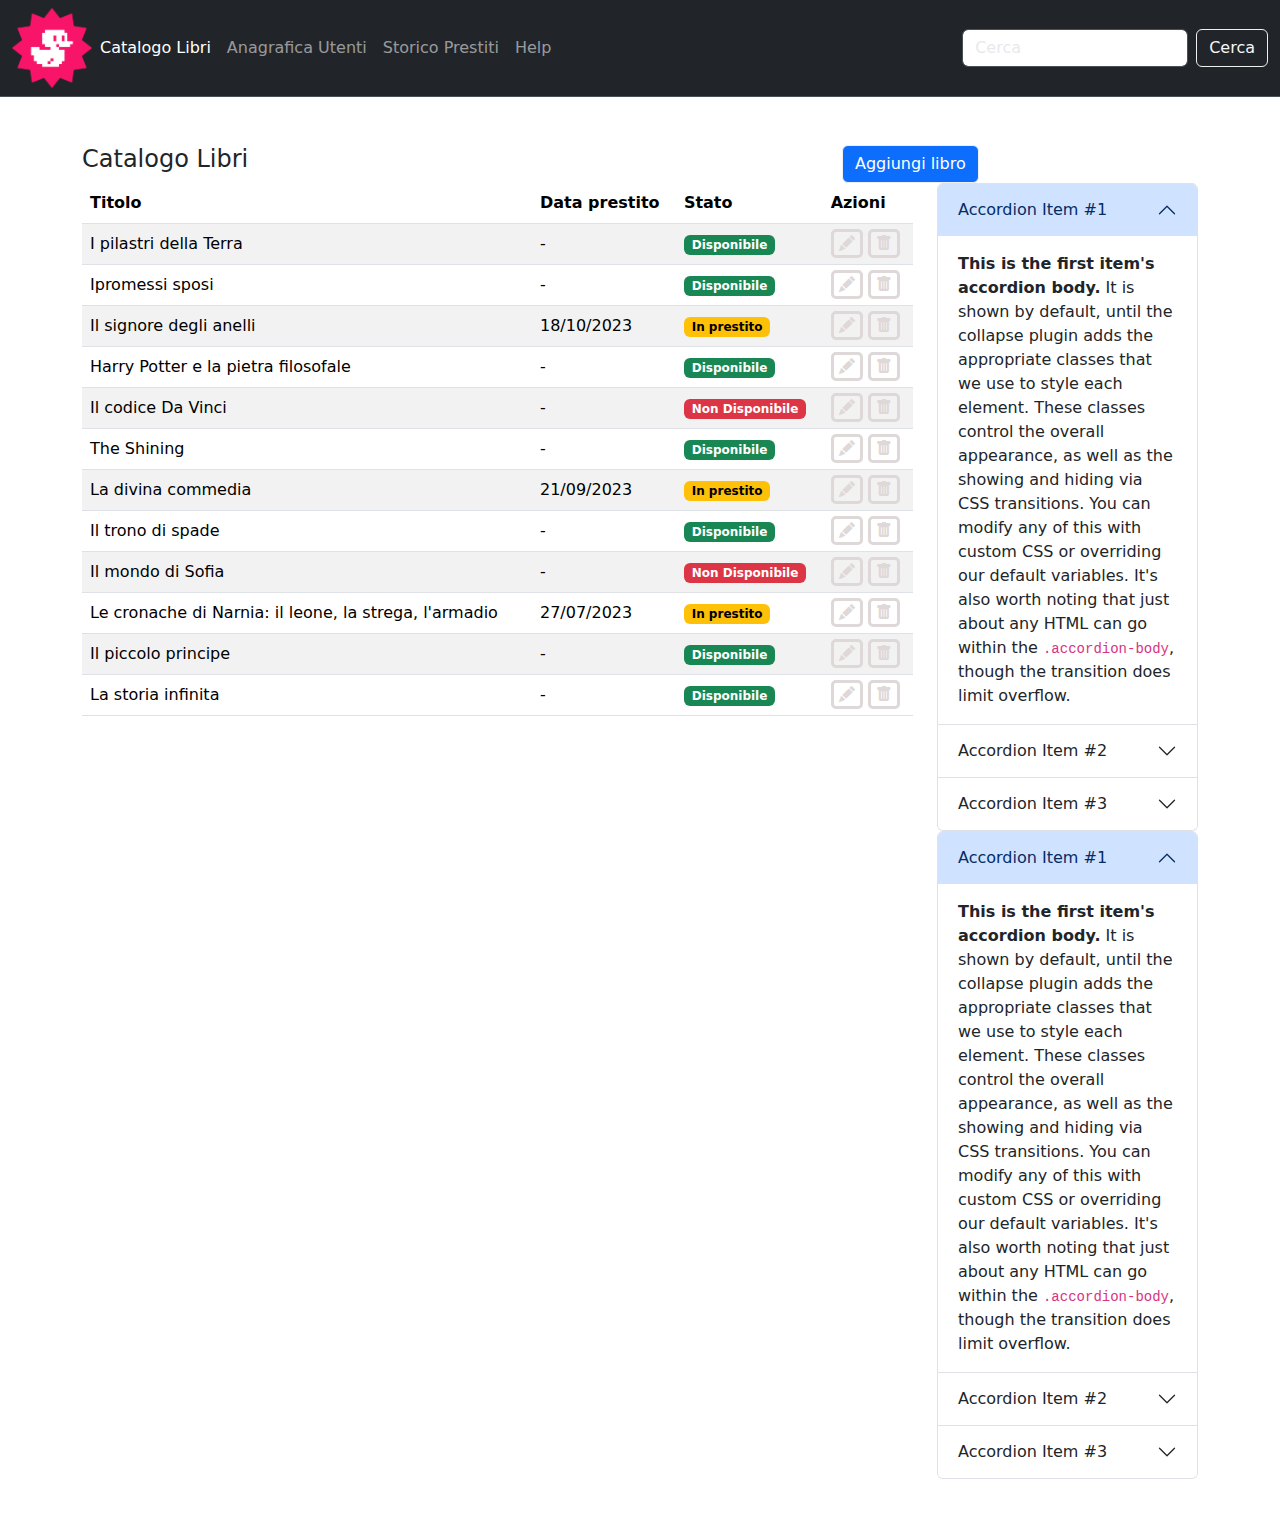
<file: index.html>
<!DOCTYPE html>
<html lang="en">
<head>
    <meta charset="UTF-8">
    <meta name="viewport" content="width=device-width, initial-scale=1.0">
    <title>Bootstrap5</title>
    <link href="https://cdn.jsdelivr.net/npm/bootstrap@5.3.3/dist/css/bootstrap.min.css" rel="stylesheet" integrity="sha384-QWTKZyjpPEjISv5WaRU9OFeRpok6YctnYmDr5pNlyT2bRjXh0JMhjY6hW+ALEwIH" crossorigin="anonymous">
    <link rel="stylesheet" href="https://cdn.jsdelivr.net/npm/bootstrap-icons@1.11.3/font/bootstrap-icons.min.css">
    <link rel="stylesheet" href="./app.css">
</head>
<body>
            <!-- navbar  -->

    <nav  class="navbar navbar-expand-lg bg-dark border-bottom border-body" data-bs-theme="dark" >
        <div class="container-fluid">
            <img src="./img/duck.png" alt="Bootstrap" width="80rem">
          <button class="navbar-toggler" type="button" data-bs-toggle="collapse" data-bs-target="#navbarSupportedContent" aria-controls="navbarSupportedContent" aria-expanded="false" aria-label="Toggle navigation">
            <span class="navbar-toggler-icon"></span>
          </button>
          <div class="collapse navbar-collapse" id="navbarSupportedContent">
            <ul class="navbar-nav me-auto mb-2 mb-lg-0">
              <li class="nav-item">
                <a class="nav-link active" aria-current="page" href="./index.html">Catalogo Libri</a>
              </li>
              <li class="nav-item">
                <a class="nav-link" href="./contact.html">Anagrafica Utenti</a>
              </li>
              <li class="nav-item">
                <a class="nav-link" href="#">Storico Prestiti</a>
              </li>
              <li class="nav-item">
                <a class="nav-link"  href="#">Help</a>
              </li>
             
            </ul>
            <form class="d-flex" role="search">
              <input class="form-control me-2 " type="search" placeholder="Cerca" aria-label="Search">
              <button  class="btn btn-outline-success " type="submit">Cerca</button>
            </form>
          </div>
        </div>
      </nav>
      <main>
        <div class="container  py-5">
            <div class="row justify-content-between" >
              <div  class="col-4 h4" >
                Catalogo Libri
              </div>
              <div class="col-4"></div>

              <div class="col-4 align-items-end">
                <button type="button"  class="btn btn-primary "  >Aggiungi libro</button>
              </div>
            </div>
            <div class="row">
              <div class="  col-lg-9  ">
                <!-- Table Libri -->
             
                <table class="table table-striped  "> 
                  
                  <thead>
                    <tr>
                      
                      <th  colspan="4">Titolo</th>
                      
                      <th >Data prestito</th>
                      <th >Stato</th>
                      <th >Azioni</th>
                    </tr>
                  </thead>
                  <tbody>
                    <tr>
                      <td colspan="4">I pilastri della Terra</td>
                      <td>-</td>
                      <td><span class="badge text-bg-success">Disponibile</span></td>
                      <td><i class="bi bi-pencil-fill" ></i>
                          <i class="bi bi-trash-fill"></i>
                      </td>
                    </tr>
                    <tr>
                      <td colspan="4">Ipromessi sposi</td>
                      <td>-</td>
                      <td><span class="badge text-bg-success">Disponibile</span></td>
                      <td><i class="bi bi-pencil-fill" ></i>
                          <i class="bi bi-trash-fill"></i>
                      </td>
                    </tr><tr>
                      <td colspan="4">Il signore degli anelli</td>
                      <td>18/10/2023</td>
                      <td ><span class="badge text-bg-warning">In prestito</span></td>
                      <td><i class="bi bi-pencil-fill" ></i>
                          <i class="bi bi-trash-fill"></i>
                      </td>
                    </tr><tr>
                      <td colspan="4">Harry Potter e la pietra filosofale</td>
                      <td>-</td>
                      <td><span class="badge text-bg-success">Disponibile</span></td>
                      <td><i class="bi bi-pencil-fill" ></i>
                          <i class="bi bi-trash-fill"></i>
                      </td>
                    </tr><tr>
                      <td colspan="4">Il codice Da Vinci</td>
                      <td>-</td>
                      <td><span class="badge text-bg-danger">Non Disponibile</span></td>
                      <td><i class="bi bi-pencil-fill" ></i>
                          <i class="bi bi-trash-fill"></i>
                      </td>
                    </tr><tr>
                      <td colspan="4">The Shining</td>
                      <td>-</td>
                      <td><span class="badge text-bg-success">Disponibile</span></td>
                      <td><i class="bi bi-pencil-fill" ></i>
                          <i class="bi bi-trash-fill"></i>
                      </td>
                    </tr><tr>
                      <td colspan="4">La divina commedia</td>
                      <td>21/09/2023</td>
                      <td><span class="badge text-bg-warning">In prestito</span></td>
                      <td><i class="bi bi-pencil-fill" ></i>
                          <i class="bi bi-trash-fill"></i>
                      </td>
                    </tr><tr>
                      <td colspan="4">Il trono di spade</td>
                      <td>-</td>
                      <td><span class="badge text-bg-success">Disponibile</span></td>
                      <td><i class="bi bi-pencil-fill" ></i>
                          <i class="bi bi-trash-fill"></i>
                      </td>
                    </tr><tr>
                      <td colspan="4">Il mondo di Sofia</td>
                      <td>-</td>
                      <td><span class="badge text-bg-danger">Non Disponibile</span></td>
                      <td><i class="bi bi-pencil-fill" ></i>
                          <i class="bi bi-trash-fill"></i>
                      </td>
                    </tr>
                    <tr>
                      <td colspan="4">Le cronache di Narnia: il leone, la strega, l'armadio</td>
                      <td>27/07/2023</td>
                      <td><span class="badge text-bg-warning">In prestito</span></td>
                      <td><i class="bi bi-pencil-fill" ></i>
                          <i class="bi bi-trash-fill"></i>
                      </td>
                    </tr>
                    <tr>
                      <td colspan="4">Il piccolo principe</td>
                      <td>-</td>
                      <td><span class="badge text-bg-success">Disponibile</span></td>
                      <td><i class="bi bi-pencil-fill" ></i>
                          <i class="bi bi-trash-fill"></i>
                      </td>
                    </tr>
                    <tr>
                      <td colspan="4">La storia infinita</td>
                      <td>-</td>
                      <td><span class="badge text-bg-success">Disponibile</span></td>
                      <td><i class="bi bi-pencil-fill" ></i>
                          <i class="bi bi-trash-fill"></i>
                      </td>
                    </tr>
                  </tbody>
                </table>
              </div>
              <div class="col-lg-3 ">
                <div class="accordion" id="accordionExample">
                  <div class="accordion-item">
                    <h2 class="accordion-header">
                      <button class="accordion-button" type="button" data-bs-toggle="collapse" data-bs-target="#collapseOne" aria-expanded="true" aria-controls="collapseOne">
                        Accordion Item #1
                      </button>
                    </h2>
                    <div id="collapseOne" class="accordion-collapse collapse show" data-bs-parent="#accordionExample">
                      <div class="accordion-body">
                        <strong>This is the first item's accordion body.</strong> It is shown by default, until the collapse plugin adds the appropriate classes that we use to style each element. These classes control the overall appearance, as well as the showing and hiding via CSS transitions. You can modify any of this with custom CSS or overriding our default variables. It's also worth noting that just about any HTML can go within the <code>.accordion-body</code>, though the transition does limit overflow.
                      </div>
                    </div>
                  </div>
                  <div class="accordion-item">
                    <h2 class="accordion-header">
                      <button class="accordion-button collapsed" type="button" data-bs-toggle="collapse" data-bs-target="#collapseTwo" aria-expanded="false" aria-controls="collapseTwo">
                        Accordion Item #2
                      </button>
                    </h2>
                    <div id="collapseTwo" class="accordion-collapse collapse" data-bs-parent="#accordionExample">
                      <div class="accordion-body">
                        <strong>This is the second item's accordion body.</strong> It is hidden by default, until the collapse plugin adds the appropriate classes that we use to style each element. These classes control the overall appearance, as well as the showing and hiding via CSS transitions. You can modify any of this with custom CSS or overriding our default variables. It's also worth noting that just about any HTML can go within the <code>.accordion-body</code>, though the transition does limit overflow.
                      </div>
                    </div>
                  </div>
                  <div class="accordion-item">
                    <h2 class="accordion-header">
                      <button class="accordion-button collapsed" type="button" data-bs-toggle="collapse" data-bs-target="#collapseThree" aria-expanded="false" aria-controls="collapseThree">
                        Accordion Item #3
                      </button>
                    </h2>
                    <div id="collapseThree" class="accordion-collapse collapse" data-bs-parent="#accordionExample">
                      <div class="accordion-body">
                        <strong>This is the third item's accordion body.</strong> It is hidden by default, until the collapse plugin adds the appropriate classes that we use to style each element. These classes control the overall appearance, as well as the showing and hiding via CSS transitions. You can modify any of this with custom CSS or overriding our default variables. It's also worth noting that just about any HTML can go within the <code>.accordion-body</code>, though the transition does limit overflow.
                      </div>
                    </div>
                  </div>
                </div>
                <div class="accordion" id="accordionExample">
                  <div class="accordion-item">
                    <h2 class="accordion-header">
                      <button class="accordion-button" type="button" data-bs-toggle="collapse" data-bs-target="#collapseOne" aria-expanded="true" aria-controls="collapseOne">
                        Accordion Item #1
                      </button>
                    </h2>
                    <div id="collapseOne" class="accordion-collapse collapse show" data-bs-parent="#accordionExample">
                      <div class="accordion-body">
                        <strong>This is the first item's accordion body.</strong> It is shown by default, until the collapse plugin adds the appropriate classes that we use to style each element. These classes control the overall appearance, as well as the showing and hiding via CSS transitions. You can modify any of this with custom CSS or overriding our default variables. It's also worth noting that just about any HTML can go within the <code>.accordion-body</code>, though the transition does limit overflow.
                      </div>
                    </div>
                  </div>
                  <div class="accordion-item">
                    <h2 class="accordion-header">
                      <button class="accordion-button collapsed" type="button" data-bs-toggle="collapse" data-bs-target="#collapseTwo" aria-expanded="false" aria-controls="collapseTwo">
                        Accordion Item #2
                      </button>
                    </h2>
                    <div id="collapseTwo" class="accordion-collapse collapse" data-bs-parent="#accordionExample">
                      <div class="accordion-body">
                        <strong>This is the second item's accordion body.</strong> It is hidden by default, until the collapse plugin adds the appropriate classes that we use to style each element. These classes control the overall appearance, as well as the showing and hiding via CSS transitions. You can modify any of this with custom CSS or overriding our default variables. It's also worth noting that just about any HTML can go within the <code>.accordion-body</code>, though the transition does limit overflow.
                      </div>
                    </div>
                  </div>
                  <div class="accordion-item">
                    <h2 class="accordion-header">
                      <button class="accordion-button collapsed" type="button" data-bs-toggle="collapse" data-bs-target="#collapseThree" aria-expanded="false" aria-controls="collapseThree">
                        Accordion Item #3
                      </button>
                    </h2>
                    <div id="collapseThree" class="accordion-collapse collapse" data-bs-parent="#accordionExample">
                      <div class="accordion-body">
                        <strong>This is the third item's accordion body.</strong> It is hidden by default, until the collapse plugin adds the appropriate classes that we use to style each element. These classes control the overall appearance, as well as the showing and hiding via CSS transitions. You can modify any of this with custom CSS or overriding our default variables. It's also worth noting that just about any HTML can go within the <code>.accordion-body</code>, though the transition does limit overflow.
                      </div>
                    </div>
                  </div>
                </div>

              </div>
            </div>

            
            
            
        </div>
      </main>
    
    
    
    
    
    
    
    <!--js messo all fine del body-->
     <script src="https://cdn.jsdelivr.net/npm/bootstrap@5.3.3/dist/js/bootstrap.bundle.min.js" integrity="sha384-YvpcrYf0tY3lHB60NNkmXc5s9fDVZLESaAA55NDzOxhy9GkcIdslK1eN7N6jIeHz" crossorigin="anonymous"></script>
</body>
</html>
</file>
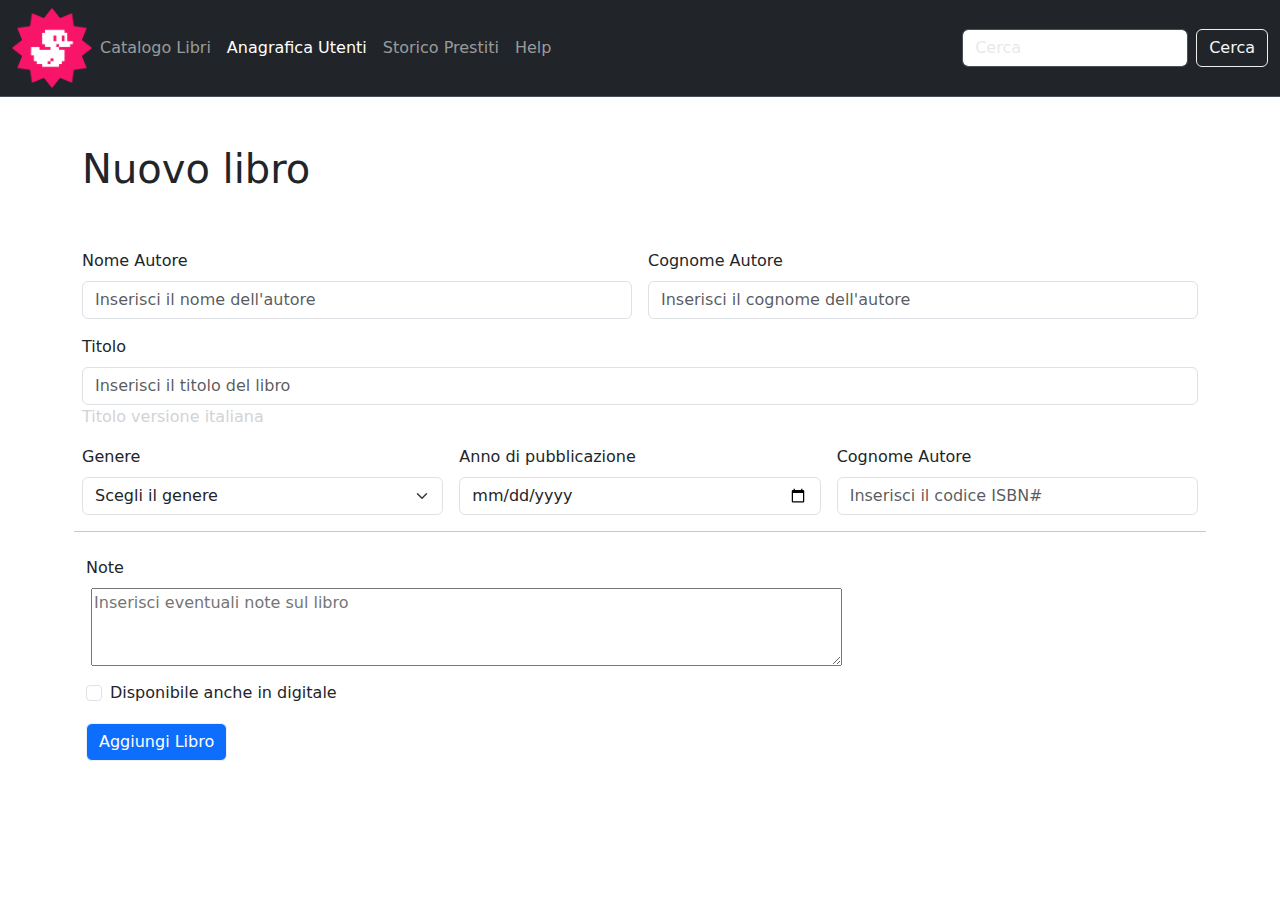
<file: contact.html>
<!DOCTYPE html>
<html lang="en">
<head>
    <meta charset="UTF-8">
    <meta name="viewport" content="width=device-width, initial-scale=1.0">
    <title>Form</title>
    <link href="https://cdn.jsdelivr.net/npm/bootstrap@5.3.3/dist/css/bootstrap.min.css" rel="stylesheet" integrity="sha384-QWTKZyjpPEjISv5WaRU9OFeRpok6YctnYmDr5pNlyT2bRjXh0JMhjY6hW+ALEwIH" crossorigin="anonymous">
    <link rel="stylesheet" href="https://cdn.jsdelivr.net/npm/bootstrap-icons@1.11.3/font/bootstrap-icons.min.css">
    <link rel="stylesheet" href="./app.css">
</head>
<body>
    <header>
        <!-- navbar  -->

    <nav  class="navbar navbar-expand-lg bg-dark border-bottom border-body" data-bs-theme="dark" >
        <div class="container-fluid">
            <img src="./img/duck.png" alt="Bootstrap" width="80rem">
          <button class="navbar-toggler" type="button" data-bs-toggle="collapse" data-bs-target="#navbarSupportedContent" aria-controls="navbarSupportedContent" aria-expanded="false" aria-label="Toggle navigation">
            <span class="navbar-toggler-icon"></span>
          </button>
          <div class="collapse navbar-collapse" id="navbarSupportedContent">
            <ul class="navbar-nav me-auto mb-2 mb-lg-0">
              <li class="nav-item">
                <a class="nav-link "  href="./index.html">Catalogo Libri</a>
              </li>
              <li class="nav-item">
                <a class="nav-link active" aria-current="page" href="./contact.html">Anagrafica Utenti</a>
              </li>
              <li class="nav-item">
                <a class="nav-link" href="#">Storico Prestiti</a>
              </li>
              <li class="nav-item">
                <a class="nav-link"  href="#">Help</a>
              </li>
             
            </ul>
            <form class="d-flex" role="search">
              <input class="form-control me-2 " type="search" placeholder="Cerca" aria-label="Search">
              <button  class="btn btn-outline-success " type="submit">Cerca</button>
            </form>
          </div>
        </div>
      </nav>
    </header>
    <main>
        <section>

            <!-- Nuovo libro -->

            <div class="container py-5">
                <div class="row">
                    <h1>Nuovo libro</h1>
                </div>
            </div>
            <div class="container">
                <div class="row">
                    <div class="col">
                        
                      <!--inizio form -->

                        <form class="row g-3">

                              <!-- Nome auotore -->

                            <div class="col-md-6">
                              <label for="autor-name" class="form-label">Nome Autore</label>
                              <input 
                              type="text" 
                              class="form-control"
                               id="autor-name"
                               name="autor-name"
                               placeholder="Inserisci il nome dell'autore">
                            </div>
                             
                            <!-- Cognome auotore -->

                            <div class="col-md-6">
                                <label for="autor-surname" class="form-label"> Cognome Autore</label>
                                <input 
                                type="text" 
                                class="form-control"
                                 id="autor-surname"
                                 name="autor-surname"
                                 placeholder="Inserisci il cognome dell'autore">
                            </div>

                                <!-- Titolo Libro -->

                            <div class="col-12">
                                <label for="title" class="form-label">Titolo</label>
                                <input 
                                type="text" 
                                class="form-control"
                                 id="title"
                                 name="title"
                                 placeholder="Inserisci il titolo del libro">
                                 
                                 <!--<div class="col">
                                    <span id="passwordHelpInline" class="form-text">
                                      Must be 8-20 characters long.-->
                               <div class="lingua-libro">
                                    Titolo versione italiana
                                 </div>
                                 
                                 <!-- Genere -->
                                 
                            </div>
                            <div class="col-md-4">
                                <label for="genere" class="form-label">Genere</label>
                                <select id="genere" name="genere" class="form-select">
                                  <option selected value="">Scegli il genere </option>
                                  <option value="horror">Horror</option>
                                  <option value="avventura">Avventura</option>
                                  <option value="giallo">Giallo</option>
                                  <option value="fantasy">Fantasy</option>
                                  <option value="manga ">Manga</option>
                                  <option value="romantici">Romantici</option>
                                  <option value="stotici">Storici</option>
                                </select>
                              </div>
                             

                              <!-- anno libro  -->

                            <div class="col-md-4">
                                <label for="year" class="form-label">Anno di pubblicazione</label>
                                <input 
                                type="date" 
                                class="form-control"
                                 id="year"
                                 name="year"
                                 placeholder="inserisci l'anno">
                            </div>

                            <!-- codice isbn -->

                            <div class="col-md-4">
                                <label for="ISBN#" class="form-label"> Cognome Autore</label>
                                <input 
                                type="text" 
                                class="form-control"
                                 id="ISBN#"
                                 name="ISBN#"
                                 placeholder="Inserisci il codice ISBN#">
                            </div>
                            <hr>

                            <!-- container solo per note? -->

                            <div class="container">
                                <div class="row">
                                    <div class="col-12 py-2">
                                        Note
                                    </div>

                                    <!-- note -->

                                    <div class="col-12">
                                        <label for="note" class="form-label" class="
                                        "> </label>
                                        <textarea 
                                        name="note" 
                                        id="note"
                                        placeholder="Inserisci eventuali note sul libro "
                                        rows="3"
                                        cols="90"></textarea>

                                        <!-- checkbox  -->

                                        <div  class="col-12 py-2">
                                            <div class="form-check">
                                              <input class="form-check-input" type="checkbox" id="gridCheck">
                                              <label class="form-check-label" for="gridCheck">
                                                Disponibile anche in digitale
                                              </label>
                                            </div>

                                            <!-- submit -->

                                          </div>
                                          <div class="col-12 py-2">
                                            <button type="submit" class="btn btn-primary">Aggiungi Libro</button>
                                          </div>
                                    </div>
                                </div>
                            </div>
                            
                          </form>
                    </div>
                </div>
            </div>
        </section>
    </main>

    <!--js messo all fine del body-->
    <script src="https://cdn.jsdelivr.net/npm/bootstrap@5.3.3/dist/js/bootstrap.bundle.min.js" integrity="sha384-YvpcrYf0tY3lHB60NNkmXc5s9fDVZLESaAA55NDzOxhy9GkcIdslK1eN7N6jIeHz" crossorigin="anonymous"></script>
</body>
</html>
</file>
<file: app.css>
.btn-outline-success {
    color: rgb(246, 246, 246);
}
.btn{
    border-color: rgb(240, 239, 239);
}

.form-control {
    background-color: white;
   
}
.bi{
    
    justify-content: center;
    color: rgb(222, 216, 216);
    border-style:solid;
    padding: 2px 5px;
    border-radius: 5px;
} 

.lingua-libro{
    color: lightgrey;
}
</file>
